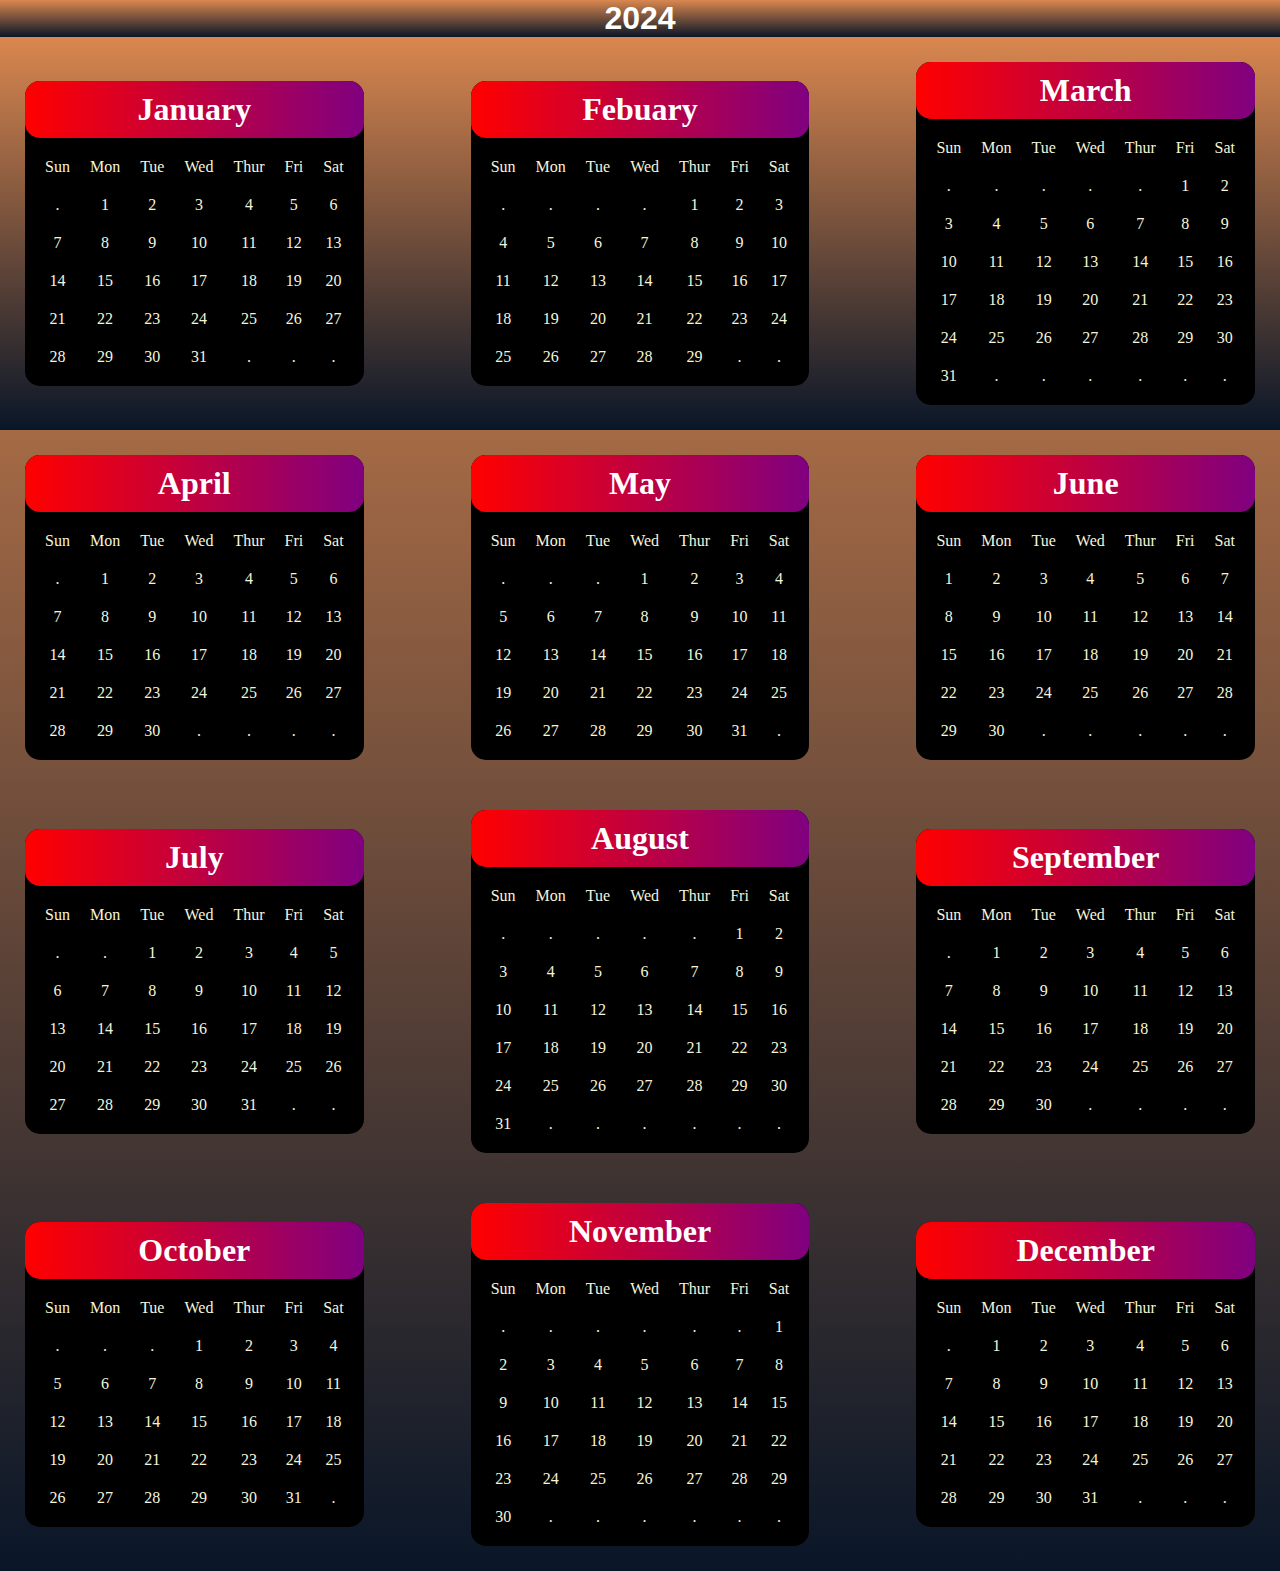
<file: index.html>
<!DOCTYPE html>
<html lang="en">
  <head>
    <meta charset="UTF-8" />
    <meta name="viewport" content="width=device-width, initial-scale=1.0" />
    <title>Calender</title>
    <link rel="stylesheet" href="strike.css" />
  </head>
  <body>
    <header>
      <h4>2024</h4>
    </header>
    <section class="cont">
      <section class="nice">
        <aside class="first-month">
          <div>
            <div class="month">
              <h4>January</h4>
            </div>

            <div class="first-week">
              <ul>
                <li>
                  <p>Sun</p>
                  <span>.</span>
                  <span>7</span>
                  <span>14</span>
                  <span>21</span>
                  <span>28</span>
                </li>
                <li>
                  <p>Mon</p>
                  <span id="ny">1</span>
                  <span>8</span>
                  <span>15</span>
                  <span>22</span>
                  <span>29</span>
                </li>
                <li>
                  <p>Tue</p>
                  <span>2</span>
                  <span>9</span>
                  <span>16</span>
                  <span>23</span>
                  <span>30</span>
                </li>
                <li>
                  <p>Wed</p>
                  <span>3</span>
                  <span>10</span>
                  <span>17</span>
                  <span>24</span>
                  <span>31</span>
                </li>
                <li>
                  <p>Thur</p>
                  <span>4</span>
                  <span>11</span>
                  <span>18</span>
                  <span>25</span>
                  <span>.</span>
                </li>
                <li>
                  <p>Fri</p>
                  <span>5</span>
                  <span>12</span>
                  <span>19</span>
                  <span>26</span>
                  <span>.</span>
                </li>
                <li>
                  <p>Sat</p>
                  <span>6</span>
                  <span>13</span>
                  <span>20</span>
                  <span>27</span>
                  <span>.</span>
                </li>
              </ul>
            </div>
          </div>
        </aside>
        <aside class="second-month">
          <div>
            <div class="month">
              <h4>Febuary</h4>
            </div>
            <div class="first-week">
              <ul>
                <li>
                  <p>Sun</p>
                  <span>.</span>
                  <span>4</span>
                  <span>11</span>
                  <span>18</span>
                  <span>25</span>
                </li>
                <li>
                  <p>Mon</p>
                  <span>.</span>
                  <span>5</span>
                  <span>12</span>
                  <span>19</span>
                  <span>26</span>
                </li>
                <li>
                  <p>Tue</p>
                  <span>.</span>
                  <span>6</span>
                  <span>13</span>
                  <span>20</span>
                  <span>27</span>
                </li>
                <li>
                  <p>Wed</p>
                  <span>.</span>
                  <span>7</span>
                  <span id="vl">14</span>
                  <span>21</span>
                  <span>28</span>
                </li>
                <li>
                  <p>Thur</p>
                  <span>1</span>
                  <span>8</span>
                  <span>15</span>
                  <span>22</span>
                  <span>29</span>
                </li>
                <li>
                  <p>Fri</p>
                  <span>2</span>
                  <span>9</span>
                  <span>16</span>
                  <span>23</span>
                  <span>.</span>
                </li>
                <li>
                  <p>Sat</p>
                  <span>3</span>
                  <span>10</span>
                  <span>17</span>
                  <span>24</span>
                  <span>.</span>
                </li>
              </ul>
            </div>
          </div>
        </aside>
        <aside class="third-month">
          <div>
            <div class="month">
              <h4>March</h4>
            </div>
            <div class="first-week">
              <ul>
                <li>
                  <p>Sun</p>
                  <span>.</span>
                  <span>3</span>
                  <span>10</span>
                  <span>17</span>
                  <span>24</span>
                  <span>31</span>
                </li>
                <li>
                  <p>Mon</p>
                  <span>.</span>
                  <span>4</span>
                  <span>11</span>
                  <span>18</span>
                  <span>25</span>
                  <span>.</span>
                </li>
                <li>
                  <p>Tue</p>
                  <span>.</span>
                  <span>5</span>
                  <span>12</span>
                  <span>19</span>
                  <span>26</span>
                  <span>.</span>
                </li>
                <li>
                  <p>Wed</p>
                  <span>.</span>
                  <span>6</span>
                  <span>13</span>
                  <span>20</span>
                  <span>27</span>
                  <span>.</span>
                </li>
                <li>
                  <p>Thur</p>
                  <span>.</span>
                  <span>7</span>
                  <span>14</span>
                  <span>21</span>
                  <span>28</span>
                  <span>.</span>
                </li>
                <li>
                  <p>Fri</p>
                  <span>1</span>
                  <span>8</span>
                  <span>15</span>
                  <span>22</span>
                  <span>29</span>
                  <span>.</span>
                </li>
                <li>
                  <p>Sat</p>
                  <span>2</span>
                  <span>9</span>
                  <span>16</span>
                  <span>23</span>
                  <span>30</span>
                  <span>.</span>
                </li>
              </ul>
            </div>
          </div>
        </aside>
      </section>

      <section class="section-two">
        <aside class="fourth-month">
          <div>
            <div class="month">
              <h4>April</h4>
            </div>

            <div class="first-week">
              <ul>
                <li>
                  <p>Sun</p>
                  <span>.</span>
                  <span>7</span>
                  <span>14</span>
                  <span>21</span>
                  <span>28</span>
                </li>
                <li>
                  <p>Mon</p>
                  <span id="af">1</span>
                  <span>8</span>
                  <span>15</span>
                  <span>22</span>
                  <span>29</span>
                </li>
                <li>
                  <p>Tue</p>
                  <span>2</span>
                  <span>9</span>
                  <span>16</span>
                  <span>23</span>
                  <span>30</span>
                </li>
                <li>
                  <p>Wed</p>
                  <span>3</span>
                  <span>10</span>
                  <span>17</span>
                  <span id="mb">24</span>
                  <span>.</span>
                </li>
                <li>
                  <p>Thur</p>
                  <span>4</span>
                  <span>11</span>
                  <span>18</span>
                  <span>25</span>
                  <span>.</span>
                </li>
                <li>
                  <p>Fri</p>
                  <p>
                    <span>5</span>
                    <span>12</span>
                    <span>19</span>
                    <span>26</span>
                    <span>.</span>
                  </p>
                </li>

                <li>
                  <p>Sat</p>
                  <span>6</span>
                  <span>13</span>
                  <span>20</span>
                  <span>27</span>
                  <span>.</span>
                </li>
              </ul>
            </div>
          </div>
        </aside>
        <aside class="fifth-month">
          <div>
            <div class="month">
              <h4>May</h4>
            </div>
            <div class="first-week">
              <ul>
                <li>
                  <p>Sun</p>
                  <span>.</span>
                  <span>5</span>
                  <span>12</span>
                  <span>19</span>
                  <span>26</span>
                </li>
                <li>
                  <p>Mon</p>
                  <span id="lb">.</span>
                  <span>6</span>
                  <span>13</span>
                  <span>20</span>
                  <span id="lb">27</span>
                </li>
                <li>
                  <p>Tue</p>
                  <span>.</span>
                  <span>7</span>
                  <span>14</span>
                  <span>21</span>
                  <span>28</span>
                </li>
                <li>
                  <p>Wed</p>
                  <span id="lb">1</span>
                  <span>8</span>
                  <span>15</span>
                  <span>22</span>
                  <span>29</span>
                </li>
                <li>
                  <p>Thur</p>
                  <span>2</span>
                  <span>9</span>
                  <span>16</span>
                  <span>23</span>
                  <span>30</span>
                </li>
                <li>
                  <p>Fri</p>
                  <span>3</span>
                  <span>10</span>
                  <span>17</span>
                  <span>24</span>
                  <span>31</span>
                </li>
                <li>
                  <p>Sat</p>
                  <span>4</span>
                  <span>11</span>
                  <span>18</span>
                  <span>25</span>
                  <span>.</span>
                </li>
              </ul>
            </div>
          </div>
        </aside>
        <aside class="sixth-month">
          <div>
            <div class="month">
              <h4>June</h4>
            </div>
            <div class="first-week">
              <ul>
                <li>
                  <p>Sun</p>
                  <span>1</span>
                  <span>8</span>
                  <span>15</span>
                  <span id="ud">22</span>
                  <span>29</span>
                </li>
                <li>
                  <p>Mon</p>
                  <span>2</span>
                  <span>9</span>
                  <span id="dd">16</span>
                  <span id="mom">23</span>
                  <span>30</span>
                </li>
                <li>
                  <p>Tue</p>
                  <span>3</span>
                  <span>10</span>
                  <span>17</span>
                  <span>24</span>
                  <span>.</span>
                </li>
                <li>
                  <p>Wed</p>
                  <span>4</span>
                  <span>11</span>
                  <span>18</span>
                  <span>25</span>
                  <span>.</span>
                </li>
                <li>
                  <p>Thur</p>
                  <span>5</span>
                  <span id="dd">12</span>
                  <span>19</span>
                  <span>26</span>
                  <span>.</span>
                </li>
                <li>
                  <p>Fri</p>
                  <span>6</span>
                  <span>13</span>
                  <span>20</span>
                  <span>27</span>
                  <span>.</span>
                </li>
                <li>
                  <p>Sat</p>
                  <span>7</span>
                  <span>14</span>
                  <span>21</span>
                  <span>28</span>
                  <span>.</span>
                </li>
              </ul>
            </div>
          </div>
        </aside>
      </section>

      <section class="section-three">
        <aside class="seventh-month">
          <div>
            <div class="month">
              <h4>July</h4>
            </div>

            <div class="first-week">
              <ul>
                <li>
                  <p>Sun</p>
                  <span>.</span>
                  <span>6</span>
                  <span>13</span>
                  <span>20</span>
                  <span>27</span>
                  <!-- <span>30</span> -->
                </li>
                <li>
                  <p>Mon</p>
                  <span>.</span>
                  <span id="sb">7</span>
                  <span>14</span>
                  <span>21</span>
                  <span>28</span>
                  <!-- <span>31</span> -->
                </li>
                <li>
                  <p>Tue</p>
                  <span>1</span>
                  <span>8</span>
                  <span>15</span>
                  <span>22</span>
                  <span>29</span>
                  <!-- <span>.</span> -->
                </li>
                <li>
                  <p>Wed</p>
                  <span>2</span>
                  <span>9</span>
                  <span>16</span>
                  <span>23</span>
                  <span>30</span>
                  <!-- <span>.</span> -->
                </li>
                <li>
                  <p>Thur</p>
                  <span>3</span>
                  <span>10</span>
                  <span>17</span>
                  <span>24</span>
                  <span>31</span>
                  <!-- <span>.</span> -->
                </li>
                <li>
                  <p>Fri</p>
                  <span>4</span>
                  <span>11</span>
                  <span>18</span>
                  <span>25</span>
                  <span>.</span>
                  <!-- <span>.</span> -->
                </li>
                <li>
                  <p>Sat</p>
                  <span>5</span>
                  <span>12</span>
                  <span>19</span>
                  <span>26</span>
                  <span>.</span>
                  <!-- <span>.</span> -->
                </li>
              </ul>
            </div>
          </div>
        </aside>
        <aside class="eight-month">
          <div>
            <div class="month">
              <h4>August</h4>
            </div>
            <div class="first-week">
              <ul>
                <li>
                  <p>Sun</p>
                  <span>.</span>
                  <span>3</span>
                  <span>10</span>
                  <span>17</span>
                  <span>24</span>
                  <span>31</span>
                </li>
                <li>
                  <p>Mon</p>
                  <span>.</span>
                  <span>4</span>
                  <span>11</span>
                  <span>18</span>
                  <span>25</span>
                  <span>.</span>
                </li>
                <li>
                  <p>Tue</p>
                  <span>.</span>
                  <span>5</span>
                  <span>12</span>
                  <span>19</span>
                  <span>26</span>
                  <span>.</span>
                </li>
                <li>
                  <p>Wed</p>
                  <span>.</span>
                  <span>6</span>
                  <span>13</span>
                  <span>20</span>
                  <span>27</span>
                  <span>.</span>
                </li>
                <li>
                  <p>Thur</p>
                  <span>.</span>
                  <span>7</span>
                  <span>14</span>
                  <span>21</span>
                  <span>28</span>
                  <span>.</span>
                </li>
                <li>
                  <p>Fri</p>
                  <span>1</span>
                  <span>8</span>
                  <span>15</span>
                  <span>22</span>
                  <span>29</span>
                  <span>.</span>
                </li>
                <li>
                  <p>Sat</p>
                  <span>2</span>
                  <span>9</span>
                  <span>16</span>
                  <span>23</span>
                  <span>30</span>
                  <span>.</span>
                </li>
              </ul>
            </div>
          </div>
        </aside>
        <aside class="ninth-month">
          <div>
            <div class="month">
              <h4>September</h4>
            </div>
            <div class="first-week">
              <ul>
                <li>
                  <p>Sun</p>
                  <span>.</span>
                  <span>7</span>
                  <span>14</span>
                  <span>21</span>
                  <span>28</span>
                </li>
                <li>
                  <p>Mon</p>
                  <span>1</span>
                  <span>8</span>
                  <span>15</span>
                  <span>22</span>
                  <span>29</span>
                </li>
                <li>
                  <p>Tue</p>
                  <span>2</span>
                  <span>9</span>
                  <span>16</span>
                  <span>23</span>
                  <span>30</span>
                </li>
                <li>
                  <p>Wed</p>
                  <span>3</span>
                  <span>10</span>
                  <span>17</span>
                  <span>24</span>
                  <span>.</span>
                </li>
                <li>
                  <p>Thur</p>
                  <span>4</span>
                  <span>11</span>
                  <span>18</span>
                  <span>25</span>
                  <span>.</span>
                </li>
                <li>
                  <p>Fri</p>
                  <span>5</span>
                  <span>12</span>
                  <span>19</span>
                  <span>26</span>
                  <span>.</span>
                </li>
                <li>
                  <p>Sat</p>
                  <span>6</span>
                  <span>13</span>
                  <span>20</span>
                  <span>27</span>
                  <span>.</span>
                </li>
              </ul>
            </div>
          </div>
        </aside>
      </section>

      <section class="section-four">
        <aside class="tenth-month">
          <div>
            <div class="month">
              <h4>October</h4>
            </div>

            <div class="first-week">
              <ul>
                <li>
                  <p>Sun</p>
                  <span>.</span>
                  <span>5</span>
                  <span>12</span>
                  <span>19</span>
                  <span>26</span>
                </li>
                <li>
                  <p>Mon</p>
                  <span>.</span>
                  <span>6</span>
                  <span>13</span>
                  <span>20</span>
                  <span>27</span>
                </li>
                <li>
                  <p>Tue</p>
                  <span>.</span>
                  <span>7</span>
                  <span>14</span>
                  <span>21</span>
                  <span>28</span>
                </li>
                <li>
                  <p>Wed</p>
                  <span id="idy">1</span>
                  <span>8</span>
                  <span>15</span>
                  <span>22</span>
                  <span>29</span>
                </li>
                <li>
                  <p>Thur</p>
                  <span>2</span>
                  <span id="db">9</span>
                  <span>16</span>
                  <span>23</span>
                  <span>30</span>
                </li>
                <li>
                  <p>Fri</p>
                  <span>3</span>
                  <span>10</span>
                  <span>17</span>
                  <span>24</span>
                  <span>31</span>
                </li>
                <li>
                  <p>Sat</p>
                  <span>4</span>
                  <span>11</span>
                  <span>18</span>
                  <span>25</span>
                  <span>.</span>
                </li>
              </ul>
            </div>
          </div>
        </aside>
        <aside class="eleventh-month">
          <div>
            <div class="month">
              <h4>November</h4>
            </div>
            <div class="first-week">
              <ul>
                <li>
                  <p>Sun</p>
                  <span>.</span>
                  <span>2</span>
                  <span>9</span>
                  <span>16</span>
                  <span>23</span>
                  <span>30</span>
                </li>
                <li>
                  <p>Mon</p>
                  <span>.</span>
                  <span>3</span>
                  <span>10</span>
                  <span id="cb">17</span>
                  <span>24</span>
                  <span>.</span>
                </li>
                <li>
                  <p>Tue</p>
                  <span>.</span>
                  <span>4</span>
                  <span>11</span>
                  <span>18</span>
                  <span>25</span>
                  <span>.</span>
                </li>
                <li>
                  <p>Wed</p>
                  <span>.</span>
                  <span>5</span>
                  <span>12</span>
                  <span>19</span>
                  <span>26</span>
                  <span>.</span>
                </li>
                <li>
                  <p>Thur</p>
                  <span>.</span>
                  <span>6</span>
                  <span>13</span>
                  <span id="nb">20</span>
                  <span>27</span>
                  <span>.</span>
                </li>
                <li>
                  <p>Fri</p>
                  <span>.</span>
                  <span>7</span>
                  <span>14</span>
                  <span>21</span>
                  <span>28</span>
                  <span>.</span>
                </li>
                <li>
                  <p>Sat</p>
                  <span>1</span>
                  <span>8</span>
                  <span>15</span>
                  <span>22</span>
                  <span>29</span>
                  <span>.</span>
                </li>
              </ul>
            </div>
          </div>
        </aside>
        <aside class="twelveth-month">
          <div>
            <div class="month">
              <h4>December</h4>
            </div>
            <div class="first-week">
              <ul>
                <li>
                  <p>Sun</p>
                  <span>.</span>
                  <span>7</span>
                  <span>14</span>
                  <span>21</span>
                  <span>28</span>
                  <!-- <span></span> -->
                </li>
                <li>
                  <p>Mon</p>
                  <span>1</span>
                  <span>8</span>
                  <span>15</span>
                  <span>22</span>
                  <span id="boc">29</span>
                  <!-- <span>.</span> -->
                </li>
                <li>
                  <p>Tue</p>
                  <span>2</span>
                  <span>9</span>
                  <span>16</span>
                  <span>23</span>
                  <span id="bxd">30</span>
                  <!-- <span>.</span> -->
                </li>
                <li>
                  <p>Wed</p>
                  <span>3</span>
                  <span>10</span>
                  <span>17</span>
                  <span>24</span>
                  <span>31</span>
                  <!-- <span>.</span> -->
                </li>
                <li>
                  <p>Thur</p>
                  <span id="kb">4</span>
                  <span>11</span>
                  <span>18</span>
                  <span>25</span>
                  <span>.</span>
                  <!-- <span>.</span> -->
                </li>
                <li>
                  <p>Fri</p>
                  <span>5</span>
                  <span>12</span>
                  <span>19</span>
                  <span>26</span>
                  <span>.</span>
                  <!-- <span>.</span> -->
                </li>
                <li>
                  <p>Sat</p>
                  <span>6</span>
                  <span>13</span>
                  <span>20</span>
                  <span>27</span>
                  <span>.</span>
                  <!-- <span>.</span> -->
                </li>
              </ul>
            </div>
          </div>
        </aside>
      </section>
    </section>
    <script src="./strike.css"></script>
  </body>
</html>
</file>
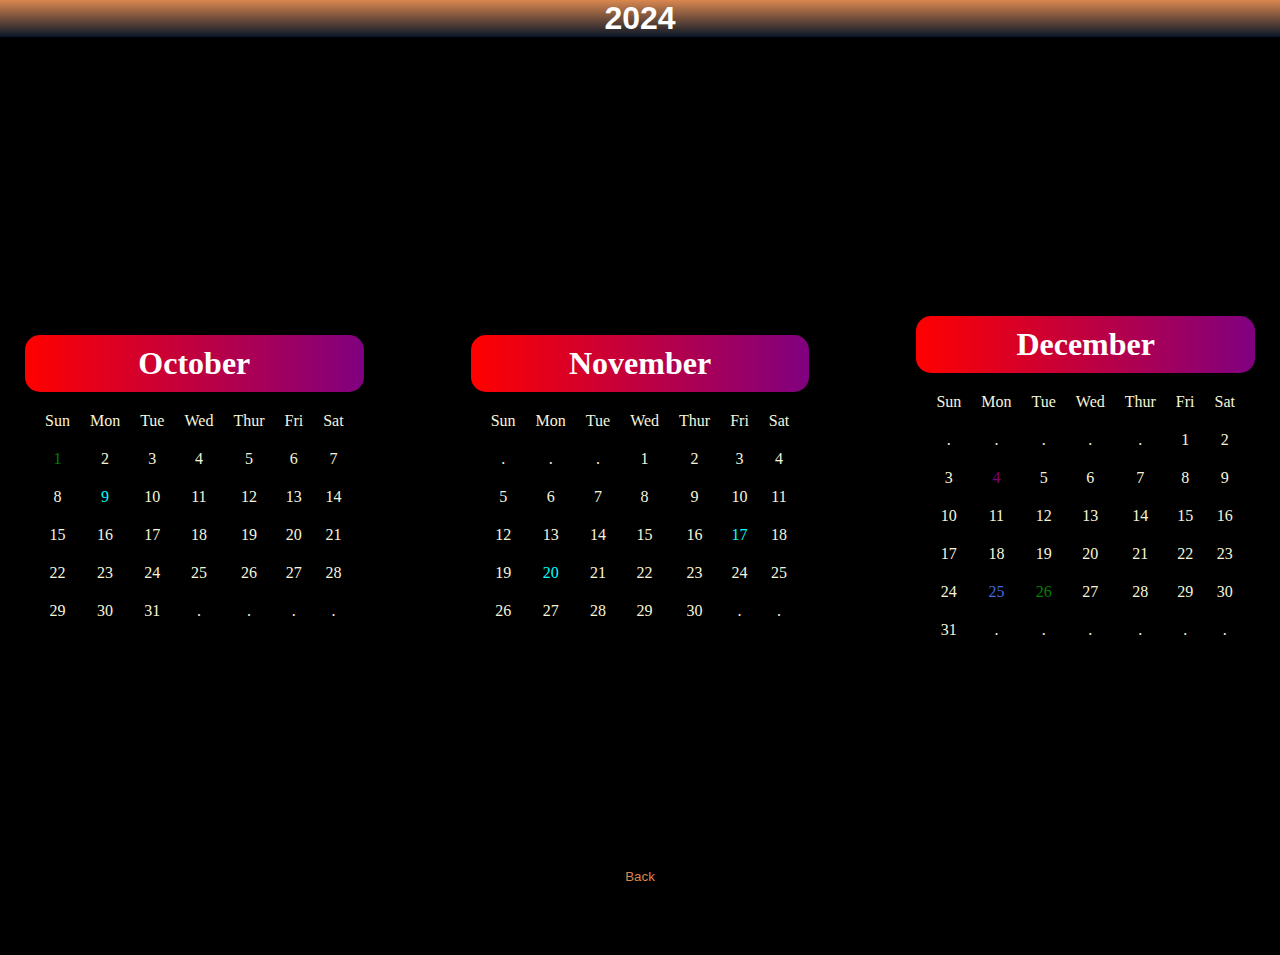
<file: fourth.html>
<!DOCTYPE html>
<html lang="en">
<head>
    <meta charset="UTF-8">
    <meta name="viewport" content="width=device-width, initial-scale=1.0">
    <title>Calendar end</title>
    <link rel="stylesheet" href="./strike.css">
    <style>
        .section-four{
            width:100%;
            height: 100vh;
            overflow: hidden;
        }
    </style>
</head>
<body>
    <header>
        <h4>2024</h4>
      </header>
    <section class="section-four">
        <aside class="tenth-month">
          <div>
            <div class="month">
              <h4>October</h4>
            </div>
  
            <div class="first-week">
              <ul>
                <li>
                  <p>Sun</p>
                  <span id="idy">1</span>
                  <span>8</span>
                  <span>15</span>
                  <span>22</span>
                  <span>29</span>
                </li>
                <li>
                  <p>Mon</p>
                  <span>2</span>
                  <span id="db">9</span>
                  <span>16</span>
                  <span>23</span>
                  <span>30</span>
                </li>
                <li>
                  <p>Tue</p>
                  <span>3</span>
                  <span>10</span>
                  <span>17</span>
                  <span>24</span>
                  <span>31</span>
                </li>
                <li>
                  <p>Wed</p>
                  <span>4</span>
                  <span>11</span>
                  <span>18</span>
                  <span>25</span>
                  <span>.</span>
                </li>
                <li>
                  <p>Thur</p>
                  <span>5</span>
                  <span>12</span>
                  <span>19</span>
                  <span>26</span>
                  <span>.</span>
                </li>
                <li>
                  <p>Fri</p>
                  <span>6</span>
                  <span>13</span>
                  <span>20</span>
                  <span>27</span>
                  <span>.</span>
                </li>
                <li>
                  <p>Sat</p>
                  <span>7</span>
                  <span>14</span>
                  <span>21</span>
                  <span>28</span>
                  <span>.</span>
                </li>
              </ul>
            </div>
          </div>
        </aside>
        <aside class="eleventh-month">
          <div>
            <div class="month">
              <h4>November</h4>
            </div>
            <div class="first-week">
              <ul>
                <li>
                  <p>Sun</p>
                  <span>.</span>
                  <span>5</span>
                  <span>12</span>
                  <span>19</span>
                  <span>26</span>
                </li>
                <li>
                  <p>Mon</p>
                  <span>.</span>
                  <span>6</span>
                  <span>13</span>
                  <span id="nb">20</span>
                  <span>27</span>
                </li>
                <li>
                  <p>Tue</p>
                  <span>.</span>
                  <span>7</span>
                  <span>14</span>
                  <span>21</span>
                  <span>28</span>
                </li>
                <li>
                  <p>Wed</p>
                  <span>1</span>
                  <span>8</span>
                  <span>15</span>
                  <span>22</span>
                  <span>29</span>
                </li>
                <li>
                  <p>Thur</p>
                  <span>2</span>
                  <span>9</span>
                  <span>16</span>
                  <span>23</span>
                  <span>30</span>
                </li>
                <li>
                  <p>Fri</p>
                  <span>3</span>
                  <span>10</span>
                  <span id="cb">17</span>
                  <span>24</span>
                  <span>.</span>
                </li>
                <li>
                  <p>Sat</p>
                  <span>4</span>
                  <span>11</span>
                  <span>18</span>
                  <span>25</span>
                  <span>.</span>
                </li>
              </ul>
            </div>
          </div>
        </aside>
        <aside class="twelveth-month">
          <div>
            <div class="month">
              <h4>December</h4>
            </div>
            <div class="first-week">
              <ul>
                <li>
                  <p>Sun</p>
                  <span>.</span>
                  <span>3</span>
                  <span>10</span>
                  <span>17</span>
                  <span>24</span>
                  <span>31</span>
                </li>
                <li>
                  <p>Mon</p>
                  <span>.</span>
                  <span id="kb">4</span>
                  <span>11</span>
                  <span>18</span>
                  <span id="boc">25</span>
                  <span>.</span>
                </li>
                <li>
                  <p>Tue</p>
                  <span>.</span>
                  <span>5</span>
                  <span>12</span>
                  <span>19</span>
                  <span id="bxd">26</span>
                  <span>.</span>
                </li>
                <li>
                  <p>Wed</p>
                  <span>.</span>
                  <span>6</span>
                  <span>13</span>
                  <span>20</span>
                  <span>27</span>
                  <span>.</span>
                </li>
                <li>
                  <p>Thur</p>
                  <span>.</span>
                  <span>7</span>
                  <span>14</span>
                  <span>21</span>
                  <span>28</span>
                  <span>.</span>
                </li>
                <li>
                  <p>Fri</p>
                  <span>1</span>
                  <span>8</span>
                  <span>15</span>
                  <span>22</span>
                  <span>29</span>
                  <span>.</span>
                </li>
                <li>
                  <p>Sat</p>
                  <span>2</span>
                  <span>9</span>
                  <span>16</span>
                  <span>23</span>
                  <span>30</span>
                  <span>.</span>
                </li>
              </ul>
            </div>
          </div>
        </aside>
      </section>
      <div class="btt">
        <button id="btn">Back <i class="fa-solid fa-right-to-bracket"></i></button>
        <script>
            const btn = document.querySelector("#btn");
     
     btn.addEventListener("click", function() {
       window.location.href = "file:///C:/Users/USER/Desktop/calender/third.html";
     });

     const idy = document.querySelector("#idy")

const nima =()=>{
    setInterval(() => {
     console.log("Happy Independence day");
    
    }, 10000);
}

idy.addEventListener("mouseover", ()=>{
    idy.innerHTML = "Happy Independence Day"
},
idy.style.color="green")

const db = document.querySelector("#db")

const sima =()=>{
    setInterval(() => {
     console.log("Happy Birthday Dad");
    
    }, 10000);
}

db.addEventListener("mouseover", ()=>{
    db.innerHTML = "Happy Birthday Dad"
},
db.style.color="cyan")

const cb = document.querySelector("#cb")

const lira =()=>{
    setInterval(() => {
     console.log("Happy Birthday Chima");
    
    }, 10000);
}

cb.addEventListener("mouseover", ()=>{
    cb.innerHTML = "Happy Birthday Chima"
},
cb.style.color="cyan")


const nb = document.querySelector("#nb")

const lima =()=>{
    setInterval(() => {
     console.log("Happy Birthday Neche");
    
    }, 10000);
}

nb.addEventListener("mouseover", ()=>{
    nb.innerHTML = "Happy Birthday Neche "
},
nb.style.color="cyan")

const kb = document.querySelector("#kb")

const limo =()=>{
    setInterval(() => {
     console.log("Happy Birthday Kacy");
    
    }, 10000);
}

kb.addEventListener("mouseover", ()=>{
    kb.innerHTML = "Happy Birthday Kacy"
},
kb.style.color="purple")
     
     const boc = document.querySelector("#boc")

const limea =()=>{
    setInterval(() => {
     console.log("Happy Birthday");
    
    }, 10000);
}

boc.addEventListener("mouseover", ()=>{
    boc.innerHTML = "Merry Christmas"
},
boc.style.color="royalblue")
const bxd = document.querySelector("#bxd")

const bx =()=>{
    setInterval(() => {
     console.log("Happy Boxing Day");
    
    }, 10000);
}


bxd.addEventListener("click", ()=>{
    bxd.innerHTML= "Happy Boxing Day";
},
bxd.style.color="green")


           </script>
    <script src="script.js"></script>
</body>
</html>
</file>
<file: strike.css>
* {
  margin: 0;
  padding: 0;
  box-sizing: border-box;
  overflow:visible;
}

body {
  width: 100%;
  height: 100%;
  background: linear-gradient(black)
}

header {
  background: linear-gradient(180deg,#DA874F,#091628);
  display: flex;
  justify-content: center;
  align-items: center;
  padding: 20px, 25px, 25px, 20px;
  font: 2em sans-serif;
  color: #fff;
}
.cont{
  background:linear-gradient(180deg,#DA874F,#091628);
}
.nice {
  display: flex;
  justify-content: space-between;
  align-items: center;
  padding: 25px;
  cursor: pointer;
  background:linear-gradient(180deg,#DA874F,#091628);
}

.first-month {
  background-color: black;
  border-radius: 15px;
}

.first-month h4 {
  display: flex;
  justify-content: center;
  align-items: center;
  font-size: 2em;
  font-family: "Times New Roman", Times, serif;
  background: linear-gradient(270deg, purple, red);
  color: white;
  padding: 10px;
  border-radius: 15px;
}

.first-week {
  color: beige;
  padding: 20px;
}
.first-week ul {
  list-style: none;
  display: flex;
  justify-content: space-between;
  align-items: center;
  gap: 20px;
}
.first-week span {
  padding-top: 20px;
  display: flex;
  justify-content: center;
  align-items: center;
}

.second-month {
  background-color: black;
  border-radius: 15px;
}

.second-month h4 {
  display: flex;
  justify-content: center;
  align-items: center;
  font-size: 2em;
  font-family: "Times New Roman", Times, serif;
  background: linear-gradient(270deg, purple, red);
  color: white;
  padding: 10px;
  border-radius: 15px;
}

.third-month {
  background-color: black;
  border-radius: 15px;
}

.third-month h4 {
  display: flex;
  justify-content: center;
  align-items: center;
  font-size: 2em;
  font-family: "Times New Roman", Times, serif;
  background: linear-gradient(270deg, purple, red);
  color: white;
  padding: 10px;
  border-radius: 15px;
}

.section-two {
  display: flex;
  justify-content: space-between;
  align-items: center;
  padding: 25px;
  cursor: pointer;
}

.fourth-month {
  background-color: black;
  border-radius: 15px;
}

.fourth-month h4 {
  display: flex;
  justify-content: center;
  align-items: center;
  font-size: 2em;
  font-family: "Times New Roman", Times, serif;
  background: linear-gradient(270deg, purple, red);
  color: white;
  padding: 10px;
  border-radius: 15px;
}

.fifth-month {
  background-color: black;
  border-radius: 15px;
}

.fifth-month h4 {
  display: flex;
  justify-content: center;
  align-items: center;
  font-size: 2em;
  font-family: "Times New Roman", Times, serif;
  background: linear-gradient(270deg, purple, red);
  color: white;
  padding: 10px;
  border-radius: 15px;
}

.sixth-month {
  background-color: black;
  border-radius: 15px;
}

.sixth-month h4 {
  display: flex;
  justify-content: center;
  align-items: center;
  font-size: 2em;
  font-family: "Times New Roman", Times, serif;
  background: linear-gradient(270deg, purple, red);
  color: white;
  padding: 10px;
  border-radius: 15px;
}

.section-three {
  display: flex;
  justify-content: space-between;
  align-items: center;
  padding: 25px;
  cursor: pointer;
}

.seventh-month {
  background-color: black;
  border-radius: 15px;
}

.seventh-month h4 {
  display: flex;
  justify-content: center;
  align-items: center;
  font-size: 2em;
  font-family: "Times New Roman", Times, serif;
  background: linear-gradient(270deg, purple, red);
  color: white;
  padding: 10px;
  border-radius: 15px;
}

.eight-month {
  background-color: black;
  border-radius: 15px;
}

.eight-month h4 {
  display: flex;
  justify-content: center;
  align-items: center;
  font-size: 2em;
  font-family: "Times New Roman", Times, serif;
  background: linear-gradient(270deg, purple, red);
  color: white;
  padding: 10px;
  border-radius: 15px;
}

.ninth-month {
  background-color: black;
  border-radius: 15px;
}

.ninth-month h4 {
  display: flex;
  justify-content: center;
  align-items: center;
  font-size: 2em;
  font-family: "Times New Roman", Times, serif;
  background: linear-gradient(270deg, purple, red);
  color: white;
  padding: 10px;
  border-radius: 15px;
}

.section-four {
  display: flex;
  justify-content: space-between;
  align-items: center;
  padding: 25px;
  cursor: pointer;
}

.tenth-month {
  background-color: black;
  border-radius: 15px;
}

.tenth-month h4 {
  display: flex;
  justify-content: center;
  align-items: center;
  font-size: 2em;
  font-family: "Times New Roman", Times, serif;
  background: linear-gradient(270deg, purple, red);
  color: white;
  padding: 10px;
  border-radius: 15px;
}

.eleventh-month {
  background-color: black;
  border-radius: 15px;
}

.eleventh-month h4 {
  display: flex;
  justify-content: center;
  align-items: center;
  font-size: 2em;
  font-family: "Times New Roman", Times, serif;
  background: linear-gradient(270deg, purple, red);
  color: white;
  padding: 10px;
  border-radius: 15px;
}

.twelveth-month {
  background-color: black;
  border-radius: 15px;
}

.twelveth-month h4 {
  display: flex;
  justify-content: center;
  align-items: center;
  font-size: 2em;
  font-family: "Times New Roman", Times, serif;
  background: linear-gradient(270deg, purple, red);
  color: white;
  padding: 10px;
  border-radius: 15px;
}

.btt button{
    width: 100%;
    position: relative;
    top: -70px;
    background-color: inherit;
    color: #DA874F;
    border: none;
    cursor: pointer;
}

@media only screen and (max-width: 950px){
  .nice{
  display: block;
  }
  .second-month{
    margin-top: 10px;
  }
  .third-month{
    margin-top: 10px;
  }
  .section-two{
    display: block;
    background-color: #DA874F;
  }
  .fifth-month{
    margin-top: 10px;
  }
  .sixth-month{
    margin-top:10px ;
  }
  .section-three{
    display: block;
    background-color: #091628;
  }
  .eight-month{
    margin-top: 10px;
  }
  .ninth-month{
    margin-top: 10px;
  }
  .section-four{
    display: block;
    background-color: #DA874F;
  }
  .eleventh-month{
    margin-top: 10px;
  }
  .twelveth-month{
    margin-top: 10px;
  }
  .cont{
    width:100%;
    height: 100%;
    display: flex;
    flex-direction: column;
    background-color: #DA874F;
  }
}
</file>
